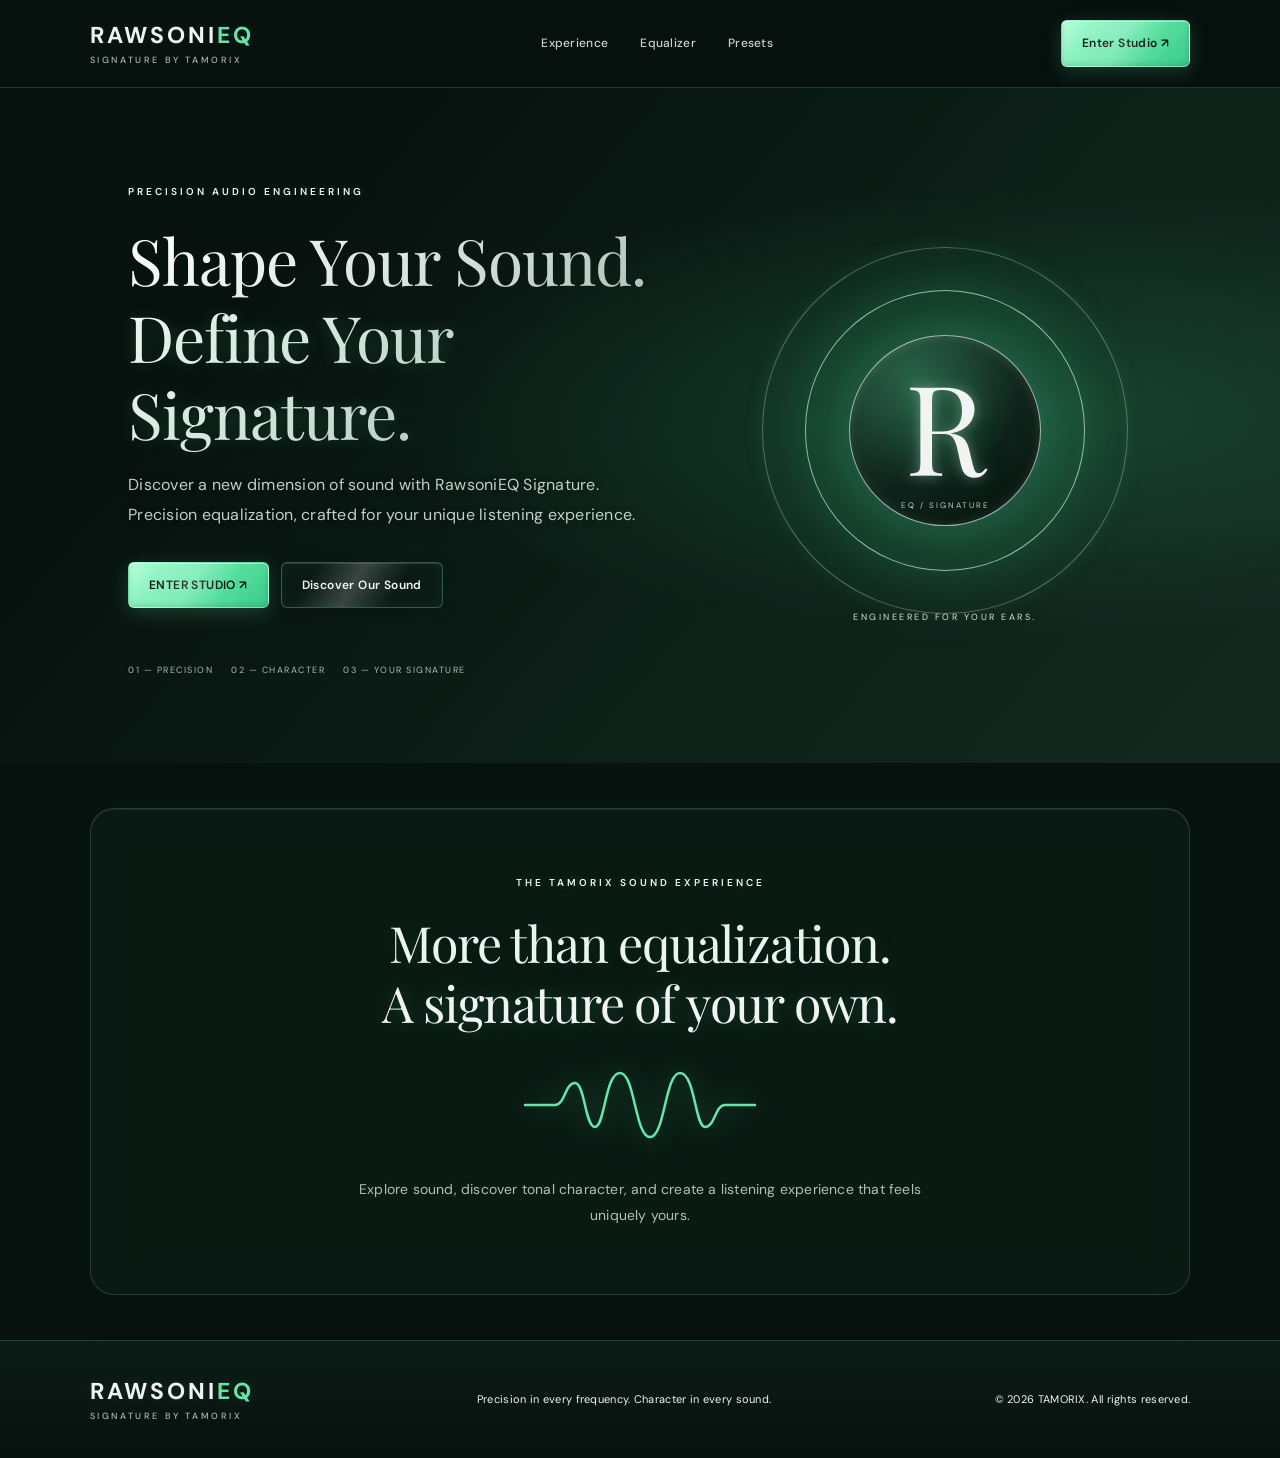
<file: index.html>
<!DOCTYPE html>
<html lang="en">
<head>
    <meta charset="UTF-8">
    <meta name="viewport" content="width=device-width, initial-scale=1.0">

    <meta name="theme-color" content="#101010">
    <meta name="description" content="RawsoniEQ Signature by TAMORIX — Precision audio engineering and signature sound.">
<link rel="canonical" href="https://tamorix.github.io/RawsoniEQ-Signature/">
<meta property="og:title" content="RawsoniEQ Signature by TAMORIX">
<meta property="og:description" content="RawsoniEQ Signature by TAMORIX — Precision audio engineering and signature sound.">
<meta property="og:url" content="https://tamorix.github.io/RawsoniEQ-Signature/">
<meta property="og:image" content="https://tamorix.github.io/RawsoniEQ-Signature/Assets/og-image.png">
<meta property="og:type" content="website">
<meta property="og:site_name" content="RawsoniEQ Signature by TAMORIX">

    <title>RawsoniEQ Signature by TAMORIX</title>

<link rel="stylesheet" href="Css/style.css">
<link rel="icon" type="image/svg+xml" href="Assets/favicon.svg">
</head>

<body>
    <header class="site-header">
        <a class="brand" href="#" aria-label="RawsoniEQ home">
            <span class="brand-name">RAWSONI<span>EQ</span></span>
            <span class="brand-subtitle">SIGNATURE BY TAMORIX</span>
        </a>

       <nav class="navigation" aria-label="Main navigation">
    <a href="#experience">Experience</a>
    <a href="studio.html" target="_blank" rel="noopener noreferrer">Equalizer</a>
    <a href="studio.html" target="_blank" rel="noopener noreferrer">Presets</a>
</nav>

        <a class="header-button" href="studio.html" target="_blank" rel="noopener">Enter Studio ↗</a>
    </header>

    <main>
        <section class="hero">
            <div class="hero-content">
                <p class="eyebrow">PRECISION AUDIO ENGINEERING</p>

                <h1>Shape Your Sound.<br>
                    <span>Define Your Signature.</span>
                </h1>

                <p class="hero-description">
                    Discover a new dimension of sound with RawsoniEQ Signature.
                    Precision equalization, crafted for your unique listening experience.
                </p>

                <div class="hero-actions">
                <a class="primary-button" href="studio.html" target="_blank" rel="noopener noreferrer">
    ENTER STUDIO ↗
</a>
                    <a class="secondary-button" href="#experience">
                        Discover Our Sound
                    </a>
                </div>

                <div class="hero-details">
                    <span>01 — PRECISION</span>
                    <span>02 — CHARACTER</span>
                    <span>03 — YOUR SIGNATURE</span>
                </div>
            </div>

            <div class="hero-visual" aria-label="Abstract audio waveform artwork">
                <div class="visual-ring ring-one"></div>
                <div class="visual-ring ring-two"></div>
                <div class="visual-core">
                    <span>R</span>
                    <small>EQ / SIGNATURE</small>
                </div>
                <div class="visual-caption">ENGINEERED FOR YOUR EARS.</div>
            </div>
        </section>

        <section class="intro-section" id="experience">
            <p class="eyebrow">THE TAMORIX SOUND EXPERIENCE</p>
            <h2>More than equalization.<br>
                <span>A signature of your own.</span>
            </h2>
<div class="intro-eq-logo" aria-label="RawsoniEQ waveform logo">
    <svg viewBox="0 0 240 80" fill="none"
         xmlns="http://www.w3.org/2000/svg">
        <path
            d="M5 40 H35 C45 40 45 18 55 18
               C65 18 65 62 75 62
               C85 62 85 8 100 8
               C115 8 115 72 130 72
               C145 72 145 8 160 8
               C175 8 175 62 185 62
               C195 62 195 40 205 40 H235"
            stroke="url(#eqGradient)"
            stroke-width="2.5"
            stroke-linecap="round"
            stroke-linejoin="round"/>
        <defs>
            <linearGradient id="eqGradient" x1="5" y1="0" x2="235" y2="80">
                <stop stop-color="#65E6AD"/>
                <stop offset="0.5" stop-color="#F0F5F2"/>
                <stop offset="1" stop-color="#65E6AD"/>
            </linearGradient>
        </defs>
    </svg>
</div>
            <p>
                Explore sound, discover tonal character, and create a listening
                experience that feels uniquely yours.
            </p>
        </section>

    </main>

    <footer class="site-footer">
        <a class="brand" href="#">
            <span class="brand-name">RAWSONI<span>EQ</span></span>
            <span class="brand-subtitle">SIGNATURE BY TAMORIX</span>
        </a>
        <p>Precision in every frequency. Character in every sound.</p>
        <small>© 2026 TAMORIX. All rights reserved.</small>
    </footer>

<script src="Js/audio-engine.js"></script>
<script src="Js/studio.js"></script>
</file>
<file: Css/style.css>
@import url('https://fonts.googleapis.com/css2?family=DM+Sans:wght@400;500;600;700&family=Playfair+Display:wght@400;500;600&display=swap');


:root {
    --background: #07110E;
    --surface: #0D1C17;
    --surface-light: #142820;

    --gold: #62E6A7;
    --gold-light: #B7FFD9;

    --text: #EAF5EF;
    --muted: #A1B5AA;
    --border: rgba(152, 235, 193, 0.22);

    --font-body: 'DM Sans', Arial, sans-serif;
    --font-display: 'Playfair Display', Georgia, serif;

    --silver: #C8D4D0;
    --silver-light: #F0F5F3;
}

* {
    box-sizing: border-box;
    margin: 0;
    padding: 0;
}

html {
    scroll-behavior: smooth;
    scroll-padding-top: 90px;
}

body {
    background: var(--background);
    color: var(--text);
    font-family: var(--font-body);
    line-height: 1.7;
    -webkit-font-smoothing: antialiased;
}

a {
    color: inherit;
    text-decoration: none;
}

.site-header {
    min-height: 88px;
    padding: 18px 7%;
    display: flex;
    align-items: center;
    justify-content: space-between;
    gap: 24px;
    border-bottom: 1px solid rgba(152, 235, 193, 0.18);
    background: rgba(7, 17, 14, 0.96);
    backdrop-filter: blur(14px);
    -webkit-backdrop-filter: blur(14px);
}

.brand {
    display: inline-flex;
    flex-direction: column;
    line-height: 1.25;
    flex-shrink: 0;
}

.brand-name {
    font-size: 23px;
    font-weight: 700;
    letter-spacing: 3px;
    color: var(--silver-light);
    text-shadow: 0 0 14px rgba(200, 212, 208, 0.12);
}

.brand-name span {
    color: var(--gold);
}

.brand-subtitle {
    margin-top: 5px;
    color: var(--silver);
    font-size: 9px;
    font-weight: 500;
    letter-spacing: 2.6px;
    opacity: 0.85;
}

.navigation {
    display: flex;
    align-items: center;
    gap: 32px;
}

.navigation a {
    color: var(--silver);
    font-size: 12px;
    font-weight: 500;
    letter-spacing: 0.3px;
    transition: color 0.3s ease;
}

.navigation a:hover {
    color: var(--gold-light);
    text-shadow: 0 0 12px rgba(98, 230, 167, 0.35);
}

.header-button,
.primary-button,
.secondary-button {
    border-radius: 6px;
    display: inline-flex;
    align-items: center;
    justify-content: center;
    min-height: 46px;
    padding: 12px 20px;
    font-size: 12px;
    font-weight: 600;
    letter-spacing: 0.4px;
    transition: all 0.3s ease;
    position: relative;
    overflow: hidden;
}

.header-button::before,
.primary-button::before,
.secondary-button::before {
    content: "";
    position: absolute;
    inset: 0;
    border-radius: inherit;
    background: linear-gradient(
        120deg,
        transparent 20%,
        rgba(255, 255, 255, 0.22) 45%,
        transparent 70%
    );
   opacity: 0.85;
mix-blend-mode: screen;
    pointer-events: none;
}

.header-button,
.primary-button,
.secondary-button {
    border: 1px solid rgba(220, 245, 232, 0.28);
}

.header-button,
.primary-button {
    color: #07110E;
    background: linear-gradient(
        135deg,
        #B7FFD9 0%,
        #62E6A7 50%,
        #39C98A 100%
    );
   box-shadow:
    inset 0 1px 0 rgba(255, 255, 255, 0.48),
    inset 0 -2px 5px rgba(7, 17, 14, 0.12),
    0 5px 20px rgba(98, 230, 167, 0.20);
}

.header-button:hover::before,
.primary-button:hover::before,
.secondary-button:hover::before {
    opacity: 0.9;
    transition: opacity 0.3s ease;
}

.header-button:hover,
.primary-button:hover {
    background: linear-gradient(
        135deg,
        #F0F5F3 0%,
        #B7FFD9 55%,
        #62E6A7 100%
    );
    box-shadow: 0 0 28px rgba(98, 230, 167, 0.38);
    transform: translateY(-2px);
}

.header-button:focus-visible,
.primary-button:focus-visible,
.secondary-button:focus-visible {
    outline: 2px solid var(--silver-light);
    outline-offset: 4px;
}

.header-button:active,
.primary-button:active,
.secondary-button:active {
    transform: translateY(1px) scale(0.98);
    transition: transform 0.15s ease;
}

.secondary-button {
    color: var(--silver-light);
    background: rgba(13, 28, 23, 0.65);
    border: 1px solid rgba(152, 235, 193, 0.30);
   box-shadow:
    inset 0 1px 0 rgba(255, 255, 255, 0.12),
    inset 0 0 14px rgba(98, 230, 167, 0.06),
    0 5px 18px rgba(0, 0, 0, 0.18);
}

.secondary-button:hover {
    border-color: var(--silver);
    color: var(--silver-light);
    background: rgba(98, 230, 167, 0.08);
    box-shadow: 0 0 20px rgba(98, 230, 167, 0.12);
}

.hero {
    min-height: 650px;
    padding: 95px 10% 85px;
    display: grid;
    grid-template-columns: 1.15fr 0.85fr;
    align-items: center;
    gap: 50px;
      overflow: hidden;
    background:
    radial-gradient(
        ellipse at 80% 48%,
        rgba(67, 230, 157, 0.16),
        transparent 45%
    ),
    linear-gradient(
        130deg,
        #07110E 20%,
        #0D2119 65%,
        #142820 100%
    );
}

.hero-content {
    max-width: 650px;
}

.eyebrow {
    margin-bottom: 22px;
    color: var(--silver-light);
    font-size: 10px;
    font-weight: 600;
    letter-spacing: 3px;
    text-shadow: 0 0 12px rgba(98, 230, 167, 0.25);
}
.hero h1,
.intro-section h2,
.section-heading h2,
.presets-section h2 {
    font-family: var(--font-display);
    font-weight: 400;
    line-height: 1.2;
    letter-spacing: -1px;
}


.hero h1 {
    font-size: clamp(38px, 5vw, 67px);
    background: linear-gradient(
        135deg,
        #FFFFFF 0%,
        #D5E2DC 45%,
        #91A99D 100%
    );
    -webkit-background-clip: text;
    background-clip: text;
    -webkit-text-fill-color: transparent;
}


.hero h1 span,
.intro-section h2 span,
.section-heading h2 span,
.presets-section h2 span {
    color: var(--silver-light);
    text-shadow: 0 0 18px rgba(98, 230, 167, 0.22);
}

.hero-description {
    max-width: 540px;
    margin-top: 18px;
    color: #C1D0C8;
    font-size: 16px;
    line-height: 1.85;
    letter-spacing: 0.25px;
    text-shadow: 0 1px 12px rgba(0, 0, 0, 0.18);
}

.hero-actions {
    display: flex;
    flex-wrap: wrap;
    gap: 12px;
    margin-top: 32px;
}

.hero-details {
    display: flex;
    flex-wrap: wrap;
    gap: 18px;
    margin-top: 55px;
    color: #A8BDB2;
    font-size: 9px;
    letter-spacing: 1.5px;
    text-shadow: 0 0 10px rgba(98, 230, 167, 0.12);
}

.hero-visual {
    position: relative;
    display: grid;
    place-items: center;
    justify-self: center;
    width: min(100%, 390px);
    aspect-ratio: 1;
    isolation: isolate;
    filter: drop-shadow(0 0 35px rgba(98, 230, 167, 0.10));
}

.visual-ring {
    position: absolute;
 border: 1px solid rgba(215, 235, 225, 0.38);
    border-radius: 50%;
    background: rgba(98, 230, 167, 0.025);
    box-shadow:
        0 0 18px rgba(98, 230, 167, 0.08),
        inset 0 0 18px rgba(255, 255, 255, 0.025);
    backdrop-filter: blur(2px);
    -webkit-backdrop-filter: blur(2px);
}

.ring-one {
    width: 94%;
    height: 94%;
   border-color: rgba(215, 235, 225, 0.32);
}

.ring-two {
    width: 72%;
    height: 72%;
 border-color: rgba(195, 240, 218, 0.72);
    box-shadow:
        0 0 45px rgba(98, 230, 167, 0.14),
        inset 0 0 25px rgba(255, 255, 255, 0.035);
}
.visual-core {
    z-index: 1;
    display: flex;
    flex-direction: column;
    align-items: center;
    justify-content: center;
    width: 49%;
    height: 49%;
    border: 1px solid rgba(210, 230, 220, 0.75);
    border-radius: 50%;
    background:
        radial-gradient(
            circle at 35% 25%,
            rgba(98, 230, 167, 0.28),
            transparent 55%
        ),
        linear-gradient(
            145deg,
            rgba(25, 56, 43, 0.92),
            rgba(7, 17, 14, 0.96)
        );
    box-shadow:
        0 0 55px rgba(98, 230, 167, 0.20),
        inset 0 1px 12px rgba(255, 255, 255, 0.12);
    backdrop-filter: blur(14px);
    -webkit-backdrop-filter: blur(14px);
}

.visual-core > span {
    color: var(--silver-light);
    font-family: var(--font-display);
    font-size: clamp(75px, 10vw, 125px);
    line-height: 1.2;
    text-shadow:
    0 0 12px rgba(220, 245, 232, 0.35),
    0 0 28px rgba(98, 230, 167, 0.22);
}

.visual-core small {
    color: #B8CFC2;
    font-size: 8px;
    letter-spacing: 2px;
}


.visual-caption {
    position: absolute;
    bottom: 0;
    color: var(--silver-light);
    font-size: 9px;
    letter-spacing: 2.5px;
    text-shadow:
        0 0 14px rgba(98, 230, 167, 0.25),
        0 0 24px rgba(192, 210, 205, 0.12);
    opacity: 0.9;
}

.intro-section,
.presets-section {
    position: relative;
    padding: 110px 10%;
    text-align: center;
}


.intro-section h2,
.presets-section h2 {
    font-size: clamp(34px, 4.2vw, 50px);
    letter-spacing: -1.2px;
    text-shadow:
        0 0 24px rgba(98, 230, 167, 0.10),
        0 0 42px rgba(192, 210, 205, 0.08);
}


.intro-section > p:last-child,
.presets-section > p:last-child {
    max-width: 580px;
    margin: 22px auto 0;
    color: #AFC1B7;
    font-size: 14px;
    line-height: 1.85;
    letter-spacing: 0.2px;
}

.studio-section {
    position: relative;
    padding: 75px 8%;
    background:
        radial-gradient(
            ellipse at 50% 0%,
            rgba(98, 230, 167, 0.09),
            transparent 65%
        ),
        linear-gradient(
            135deg,
            #071710,
            #10251B,
            #091710
        );
    border-top: 1px solid rgba(190, 220, 205, 0.12);
    border-bottom: 1px solid rgba(190, 220, 205, 0.12);
}
.section-heading {
    display: flex;
    justify-content: space-between;
    align-items: end;
    flex-wrap: wrap;
    gap: 28px;
    margin-bottom: 42px;
}

.section-heading .eyebrow {
    margin-bottom: 12px;
    color: var(--silver-light);
}


.section-heading h2 {
    font-size: clamp(30px, 4vw, 43px);
    text-shadow:
        0 0 22px rgba(98, 230, 167, 0.10),
        0 0 38px rgba(192, 210, 205, 0.08);
}


.status-label {
    color: var(--silver-light);
    font-size: 9px;
    letter-spacing: 1.5px;
    text-shadow:
        0 0 12px rgba(98, 230, 167, 0.22),
        0 0 22px rgba(192, 210, 205, 0.10);
    opacity: 0.92;
}


.studio-placeholder {
    position: relative;
    min-height: 280px;
    padding: 45px 24px;
    display: flex;
    flex-direction: column;
    align-items: center;
    justify-content: center;
    text-align: center;
   border: 1px solid rgba(200, 220, 210, 0.32);
    border-radius: 18px;
    background:
        linear-gradient(rgba(98, 230, 167, 0.035) 1px, transparent 1px),
        linear-gradient(90deg, rgba(98, 230, 167, 0.035) 1px, transparent 1px),
        linear-gradient(
            145deg,
            rgba(25, 56, 43, 0.48),
            rgba(7, 17, 14, 0.78)
        );
    background-size: 32px 32px, 32px 32px, auto;
   box-shadow:
    0 12px 40px rgba(0, 0, 0, 0.25),
    0 0 35px rgba(98, 230, 167, 0.10),
    inset 0 1px 0 rgba(240, 245, 243, 0.18),
    inset 0 -1px 0 rgba(98, 230, 167, 0.08);
    -webkit-backdrop-filter: blur(18px);
}

.studio-placeholder::before {
    content: "";
    position: absolute;
    inset: 0;
    border-radius: inherit;
    background: linear-gradient(
        125deg,
        rgba(240, 245, 243, 0.10),
        transparent 35%,
        transparent 70%,
        rgba(98, 230, 167, 0.05)
    );
    pointer-events: none;
}

.placeholder-icon {
position: relative;
z-index: 1;
    color: var(--silver-light);
    font-size: 48px;
    text-shadow:
        0 0 12px rgba(190, 220, 205, 0.25),
        0 0 28px rgba(98, 230, 167, 0.35);
    filter: drop-shadow(0 0 12px rgba(98, 230, 167, 0.20));
}

.studio-placeholder h3 {
position: relative;
z-index: 1;
    margin-top: 14px;
    font-family: var(--font-display);
    font-size: 27px;
    font-weight: 400;
    color: var(--silver-light);
    letter-spacing: 0.3px;
    text-shadow: 0 0 18px rgba(98, 230, 167, 0.16);
}

.studio-placeholder p {
position: relative;
z-index: 1;
    max-width: 480px;
    margin-top: 10px;
    color: var(--muted);
    font-size: 12px;
}

.studio-placeholder .placeholder-note {
   color: var(--silver-light);
    font-size: 10px;
}

.presets-section {
    padding-top: 95px;
    padding-bottom: 95px;
}

.site-footer {
    padding: 36px 7%;
    display: flex;
    flex-wrap: wrap;
    align-items: center;
    justify-content: space-between;
    gap: 24px;
    border-top: 1px solid var(--border);
background: linear-gradient(180deg, #0D1C17, #07110E);
backdrop-filter: blur(18px);
-webkit-backdrop-filter: blur(18px);
}

.site-footer > p,
.site-footer > small {
    color: var(--silver-light);
    font-size: 11px;
    letter-spacing: 0.3px;
}

:focus-visible {
    outline: 2px solid var(--silver-light)
    outline-offset: 4px;
}

@media (max-width: 900px) {
    .hero {
        padding: 75px 7%;
        gap: 25px;
    }

    .navigation {
        gap: 16px;
    }

    .hero-details {
        gap: 12px;
    }
}

@media (max-width: 650px) {
    .site-header {
        padding: 18px 5%;
        flex-wrap: wrap;
        gap: 16px;
    }

    .brand-name {
        font-size: 20px;
    }

    .navigation {
        order: 3;
        width: 100%;
        justify-content: space-between;
        gap: 10px;
        padding-top: 12px;
       border-top: 1px solid rgba(98, 230, 167, 0.16);
    }

    .navigation a {
        font-size: 11px;
    }

    .header-button {
        min-height: 40px;
        padding: 9px 12px;
        font-size: 10px;
color: #D5E0DA;
border: 1px solid rgba(125, 220, 170, 0.45);
box-shadow: 0 0 16px rgba(98, 230, 167, 0.18),
            inset 0 1px 0 rgba(255, 255, 255, 0.08);
transition: all 0.3s ease;
font-weight: 600;
letter-spacing: 0.8px;
border-radius: 6px;
    }
.header-button:hover {
    background: rgba(46, 204, 113, 0.12);
    border-color: #7DDBA8;
    box-shadow: 0 0 20px rgba(98, 230, 167, 0.25),
            inset 0 1px 0 rgba(255, 255, 255, 0.12);
transform: translateY(-2px);
}

    .hero {
        grid-template-columns: 1fr;
        padding: 70px 7% 55px;
        text-align: center;
    }

    .hero-description {
        margin-right: auto;
        margin-left: auto;
    }

    .hero-actions,
    .hero-details {
        justify-content: center;
    }

    .hero-details {
        margin-top: 35px;
        font-size: 8px;
    }

    .hero-visual {
    width: min(85%, 310px);
    margin-top: 25px;
    filter: drop-shadow(0 0 18px rgba(98, 230, 167, 0.12));
}

    .intro-section,
    .presets-section {
        padding: 75px 7%;
    }

    .studio-section {
        padding: 55px 5%;
    }

    .section-heading {
        align-items: start;
        flex-direction: column;
    }

.status-label {
    color: var(--silver-light);
    font-size: 9px;
    font-weight: 600;
    letter-spacing: 1.8px;
    text-shadow: 0 0 12px rgba(98, 230, 167, 0.2);
}

    .site-footer {
        flex-direction: column;
        align-items: flex-start;
        padding: 30px 6%;
    }
}

@media (prefers-reduced-motion: reduce) {
    *,
    *::before,
    *::after {
        scroll-behavior: auto !important;
        transition-duration: 0.01ms !important;
animation-duration: 0.01ms !important;
    }
}

/* =================================
   RAWSONIEQ — PREMIUM EQ SLIDERS
================================= */

.eq-band {
    position: relative;
    display: flex;
    flex-direction: column;
    align-items: center;
    justify-content: flex-start;
gap: 16px;
      min-width: 60px;
flex-shrink: 0;
padding: 20px 10px;
    border: 1px solid rgba(200, 220, 210, 0.26);
    border-radius: 16px;
 background: linear-gradient(
    145deg,
    rgba(36, 75, 58, 0.72),
    rgba(15, 35, 27, 0.82) 55%,
    rgba(7, 17, 14, 0.92)
);
    box-shadow:
        inset 0 1px 2px rgba(255, 255, 255, 0.12),
        inset 0 -8px 16px rgba(0, 0, 0, 0.16),
        0 8px 24px rgba(0, 0, 0, 0.20),
        0 0 12px rgba(98, 230, 167, 0.04);
    backdrop-filter: blur(14px);
    -webkit-backdrop-filter: blur(14px);
    position: relative;
    overflow: hidden;
    transition: border-color 0.3s ease, box-shadow 0.3s ease;
}
.eq-band::before {
    content: "";
    position: absolute;
    top: 0;
    left: 0;
    width: 100%;
    height: 1px;
    background: linear-gradient(
        90deg,
        transparent,
        rgba(240, 245, 243, 0.65),
        rgba(98, 230, 167, 0.45),
        transparent
    );
    pointer-events: none;
}
.eq-band:hover {
    border-color: rgba(190, 220, 205, 0.38);
    box-shadow:
        inset 0 1px 2px rgba(255, 255, 255, 0.12),
        0 0 18px rgba(98, 230, 167, 0.10),
        0 10px 28px rgba(0, 0, 0, 0.22);
    transition:
        border-color 0.3s ease,
        box-shadow 0.3s ease;
}

.eq-band label {
    display: flex;
    flex-direction: column;
    align-items: center;
    justify-content: center;
    gap: 5px;
        min-height: 52px;
    width: 100%;
    text-align: center;
    color: var(--silver-light);
    font-size: 12px;
    font-weight: 600;
    line-height: 1.2;
    white-space: nowrap;
    letter-spacing: 0.3px;
    text-shadow: 0 0 10px rgba(190, 220, 205, 0.12);
}
.eq-band label span {
    color: var(--silver);
    font-size: 9px;
    font-weight: 500;
    letter-spacing: 1px;
    line-height: 1;
    opacity: 0.85;
text-shadow: 0 0 8px rgba(98, 230, 167, 0.18);
}


.eq-band output {
    min-width: 42px;
    padding: 3px 5px;
    border: 1px solid rgba(152, 235, 193, 0.18);
    border-radius: 6px;
    background: rgba(98, 230, 167, 0.07);
    color: var(--gold-light);
    font-size: 9px;
    font-weight: 600;
    text-align: center;
    white-space: nowrap;
    text-shadow: 0 0 10px rgba(98, 230, 167, 0.25);
}


.eq-band .eq-band-number {
    color: var(--silver);
    font-size: 9px;
    letter-spacing: 1px;
}

/* EQ SLIDER TRACK */

.eq-band input[type="range"] {
    appearance: none;
    -webkit-appearance: none;
    writing-mode: vertical-lr;
    direction: rtl;
    width: 8px;
    height: 150px;
    margin: 8px 0;
    border-radius: 20px;
    background: linear-gradient(
        to bottom,
        #B7FFD9,
        #62E6A7 45%,
        #19382B
    );
    border: 1px solid rgba(200, 212, 208, 0.30);
    outline: none;
    cursor: pointer;
    box-shadow:
        0 0 12px rgba(98, 230, 167, 0.12),
        inset 0 0 5px rgba(0, 0, 0, 0.35);
}

/* EQ SLIDER THUMB */

.eq-band input[type="range"]::-webkit-slider-thumb {
    appearance: none;
    -webkit-appearance: none;
    width: 19px;
    height: 19px;
    border-radius: 50%;
    background: linear-gradient(
        145deg,
        #F0F5F3,
        #B7FFD9 55%,
        #62E6A7
    );
    border: 2px solid #EAF5EF;
    box-shadow:
        0 0 10px rgba(98, 230, 167, 0.55),
        0 0 22px rgba(98, 230, 167, 0.22);
    cursor: grab;
}

.eq-band input[type="range"]::-moz-range-thumb {
    width: 15px;
    height: 15px;
    border-radius: 50%;
    background: linear-gradient(
        145deg,
        #F0F5F3,
        #B7FFD9 55%,
        #62E6A7
    );
    border: 2px solid #EAF5EF;
    box-shadow: 0 0 14px rgba(98, 230, 167, 0.45);
    cursor: grab;
}

/* EQ SLIDER INTERACTION */

.eq-band input[type="range"]:hover {
    filter: brightness(1.2);
    box-shadow:
        0 0 16px rgba(98, 230, 167, 0.28),
        inset 0 0 6px rgba(0, 0, 0, 0.35);
}

.eq-band input[type="range"]:active::-webkit-slider-thumb {
    cursor: grabbing;
    box-shadow:
        0 0 15px rgba(98, 230, 167, 0.75),
        0 0 28px rgba(98, 230, 167, 0.35);
}

.eq-band input[type="range"]:focus-visible {
    outline: 2px solid var(--silver-light);
    outline-offset: 5px;
}

/* EQ BAND LAYOUT */

.eq-bands {
    display: flex;
    align-items: stretch;
    justify-content: space-between;
    gap: 12px;
    padding: 24px 18px;
    overflow-x: auto;
    border: 1px solid rgba(190, 220, 205, 0.20);
    border-radius: 18px;
    background: linear-gradient(
        145deg,
        rgba(20, 40, 32, 0.72),
        rgba(7, 17, 14, 0.88)
    );
    box-shadow:
        0 12px 35px rgba(0, 0, 0, 0.22),
        inset 0 1px 1px rgba(255, 255, 255, 0.08);
    backdrop-filter: blur(18px);
    -webkit-backdrop-filter: blur(18px);
}

/* RESPONSIVE EQ SLIDERS */

@media (max-width: 650px) {
    .eq-bands {
        justify-content: flex-start;
        gap: 9px;
        padding: 18px 12px;
    }

    .eq-band {
        min-width: 44px;
        padding: 14px 7px;
    }

    .eq-band input[type="range"] {
        height: 125px;
    }
}
/* TAMORIX INTRO EQ WAVEFORM */
.intro-eq-logo {
    width: min(240px, 70%);
    margin: 32px auto;
    position: relative;
    filter:
        drop-shadow(0 0 12px rgba(98, 230, 167, 0.35))
        drop-shadow(0 0 25px rgba(98, 230, 167, 0.15));
}

.intro-eq-logo svg {
    display: block;
    width: 100%;
    height: auto;
    animation: eqWaveGlow 3s ease-in-out infinite alternate;
}

@keyframes eqWaveGlow {
    from {
        filter: drop-shadow(0 0 5px rgba(98, 230, 167, 0.25));
        opacity: 0.85;
    }

    to {
        filter:
            drop-shadow(0 0 12px rgba(98, 230, 167, 0.65))
            drop-shadow(0 0 22px rgba(192, 210, 205, 0.25));
        opacity: 1;
    }
}
/* TAMORIX SOUND EXPERIENCE - GLASS PANEL */
.intro-section {
    position: relative;
    margin: 45px 7%;
    padding: 65px 35px;
    text-align: center;

    background: rgba(15, 42, 31, 0.38);
    backdrop-filter: blur(22px);
    -webkit-backdrop-filter: blur(22px);

    border: 1px solid rgba(192, 210, 205, 0.18);
    border-radius: 24px;

    box-shadow:
        0 8px 40px rgba(0, 0, 0, 0.22),
        inset 0 1px 0 rgba(255, 255, 255, 0.08),
        0 0 35px rgba(98, 230, 167, 0.06);
}

/* =========================================
   RAWSONIEQ SPATIAL STUDIO
========================================= */

.spatial-studio {
    position: relative;
    margin-top: 50px;
    padding: 30px;
    border: 1px solid rgba(200, 220, 210, 0.32);
    border-radius: 24px;
   background:
    radial-gradient(
        ellipse at 15% 0%,
        rgba(98, 230, 167, 0.10),
        transparent 48%
    ),
    linear-gradient(
        145deg,
        rgba(25, 56, 43, 0.72),
        rgba(7, 17, 14, 0.88)
    );
    backdrop-filter: blur(20px);
    -webkit-backdrop-filter: blur(20px);
    box-shadow:
    0 20px 60px rgba(0, 0, 0, 0.28),
    0 0 35px rgba(98, 230, 167, 0.08),
    inset 0 1px 0 rgba(240, 245, 243, 0.16),
    inset 0 -1px 0 rgba(98, 230, 167, 0.08);
}

.spatial-studio::before {
    content: "";
    position: absolute;
    inset: 1;
    border-radius: inherit;
    background: linear-gradient(
        125deg,
        rgba(240, 245, 243, 0.08),
        transparent 40%,
        transparent 75%,
        rgba(98, 230, 167, 0.04)
    );
    pointer-events: none;
}

.spatial-studio > * {
    position: relative;
    z-index: 1;
}

.spatial-header {
    display: flex;
    justify-content: space-between;
    align-items: center;
    gap: 20px;
    margin-bottom: 30px;
}

.spatial-header h2 {
    margin: 0;
    color: #d9f5e8;
    font-size: 28px;
}

.spatial-header p {
    margin: 8px 0 0;
    color: #9db9ad;
}

.spatial-status {
    padding: 9px 14px;
    border: 1px solid rgba(112, 220, 170, 0.35);
    border-radius: 30px;
    color: #8de6bd;
    font-size: 11px;
    letter-spacing: 1.5px;
}

.spatial-workspace {
    display: grid;
    grid-template-columns: 1.2fr 1fr;
    gap: 22px;
}

.spatial-positioner,
.spatial-tracks,
.spatial-mixer {
    min-width: 0;
    padding: 22px;
   border: 1px solid rgba(200, 220, 210, 0.25);
    border-radius: 18px;
   background: linear-gradient(
    145deg,
    rgba(25, 56, 43, 0.48),
    rgba(7, 17, 14, 0.72)
);
box-shadow:
    0 8px 25px rgba(0, 0, 0, 0.18),
    inset 0 1px 0 rgba(240, 245, 243, 0.10),
    0 0 18px rgba(98, 230, 167, 0.035);

backdrop-filter: blur(14px);
-webkit-backdrop-filter: blur(14px);
transition:
    border-color 0.3s ease,
    box-shadow 0.3s ease,
    transform 0.3s ease,
    background 0.3s ease;
transform: translateY(0);
}

.spatial-positioner:hover,
.spatial-tracks:hover,
.spatial-mixer:hover {
    border-color: rgba(200, 220, 210, 0.42);
    box-shadow:
        0 12px 30px rgba(0, 0, 0, 0.22),
        inset 0 1px 0 rgba(240, 245, 243, 0.14),
        0 0 22px rgba(98, 230, 167, 0.09);
    transition: border-color 0.3s ease, box-shadow 0.3s ease;
}

.spatial-positioner {
    grid-row: span 2;
transform: translateY(-3px);
}

.spatial-workspace h3 {
    margin: 0 0 18px;
    color: #d5eee2;
    font-size: 17px;
}

.spatial-positioner-view {
    min-height: 330px;
    border: 1px solid rgba(130, 210, 175, 0.2);
    border-radius: 14px;
    background:
        radial-gradient(
            circle at center,
            rgba(38, 115, 79, 0.25),
            transparent 65%
        ),
        linear-gradient(
            145deg,
            rgba(20, 48, 37, 0.9),
            rgba(7, 17, 13, 0.95)
        );
}

.positioner-stage {
    position: relative;
    width: 100%;
    min-height: 300px;
    perspective: 900px;
    transform-style: preserve-3d;
    overflow: hidden;
    border-radius: 12px;
}

.positioner-grid {
    position: absolute;
    width: 75%;
    height: 75%;
    left: 12.5%;
    top: 12.5%;
    border: 1px solid rgba(130, 210, 175, 0.3);
    border-radius: 50%;
    background:
        repeating-radial-gradient(
            ellipse,
            transparent 0 20px,
            rgba(130, 210, 175, 0.12) 21px 22px
        );
    transform: rotateX(65deg);
    box-shadow: 0 0 30px rgba(30, 180, 115, 0.08);
}

.positioner-grid::before {
    content: "";
    position: absolute;
    inset: 0;
    border-radius: inherit;
    background: linear-gradient(
        135deg,
        rgba(255, 255, 255, 0.12),
        transparent 35%,
        rgba(98, 230, 167, 0.06) 70%,
        transparent
    );
    pointer-events: none;
}

.sound-source {
    position: absolute;
    left: 50%;
    top: 50%;
    width: 24px;
    height: 24px;
    display: flex;
    align-items: center;
    justify-content: center;
    border-radius: 50%;
    color: #eafff4;
    background: radial-gradient(circle, #c5ffe0, #20b879 65%, #087747);
    border: 2px solid #d5eee2;
    box-shadow:
        0 0 12px rgba(40, 220, 145, 0.9),
        0 0 30px rgba(40, 220, 145, 0.45);
    z-index: 2;
    transition: left 0.12s ease, top 0.12s ease, transform 0.12s ease;
}

.positioner-controls {
    display: grid;
    grid-template-columns: repeat(3, minmax(0, 1fr));
    gap: 18px;
    margin-top: 24px;
}

.positioner-controls label {
    display: flex;
    flex-direction: column;
    gap: 10px;
    color: #d5eee2;
    font-size: 13px;
}

.positioner-controls input[type="range"] {
    width: 100%;
    accent-color: #20b879;
}

.positioner-controls output {
    color: #9ceac3;
    font-weight: 600;
}

#spatial-track-list,
#spatial-bus-list {
    display: grid;
    gap: 12px;
}

#add-spatial-track {
    margin-top: 18px;
    padding: 11px 17px;
    border: 1px solid rgba(120, 220, 175, 0.45);
    border-radius: 10px;
    background: rgba(35, 105, 72, 0.25);
    color: #b9f1d5;
    cursor: pointer;
    transition: 0.25s ease;
}

#add-spatial-track:hover {
    background: rgba(45, 135, 90, 0.4);
    border-color: #8de6bd;
}

@media (max-width: 800px) {
    .spatial-workspace {
        grid-template-columns: 1fr;
    }

    .spatial-positioner {
        grid-row: auto;
    }

    .spatial-header {
        align-items: flex-start;
        flex-direction: column;
    }
}

/* RAWSONIEQ - 3D SPATIAL POSITIONER */

.positioner-stage {
    position: relative;
    width: 100%;
    height: 320px;
    background: radial-gradient(
        circle,
        #19382b,
        #07110e 75%
    );
    border: 1px solid rgba(160, 210, 190, 0.3);
    border-radius: 18px;
    overflow: hidden;
    perspective: 800px;
}

.positioner-grid {
    position: absolute;
    width: 80%;
    height: 75%;
    left: 10%;
    top: 12.5%;

    border: 1px solid rgba(130, 210, 175, 0.35);
    border-radius: 8px;

    background:
        linear-gradient(
            rgba(130, 210, 175, 0.13) 1px,
            transparent 1px
        ),
        linear-gradient(
            90deg,
            rgba(130, 210, 175, 0.13) 1px,
            transparent 1px
        );

    background-size: 35px 35px;

    transform: rotateX(55deg);

    box-shadow:
        0 0 30px rgba(30, 180, 115, 0.08);
}

.positioner-grid::after {
    content: "";
    position: absolute;
    inset: 0;
    border-radius: inherit;
    background: linear-gradient(
        115deg,
        rgba(255, 255, 255, 0.16),
        transparent 30%,
        transparent 70%,
        rgba(180, 220, 205, 0.08)
    );
    pointer-events: none;
}

.sound-source {
    position: absolute;
    left: 50%;
    top: 50%;
    width: 24px;
    height: 24px;
    background: #a8f0cf;
    border: 3px solid #d9e9e1;
    border-radius: 50%;
    box-shadow: 0 0 20px #39d995;
    transform: translate(-50%, -50%);
    cursor: grab;
}

.positioner-controls {
    display: grid;
    grid-template-columns: repeat(3, 1fr);
    gap: 18px;
    margin-top: 20px;
}

.positioner-controls label {
    display: flex;
    flex-direction: column;
    gap: 8px;
    color: #c8ded4;
}

.positioner-controls input {
    width: 100%;
    accent-color: #39d995;
}

.positioner-controls output {
    color: #a8f0cf;
    font-weight: 600;
}
</file>
